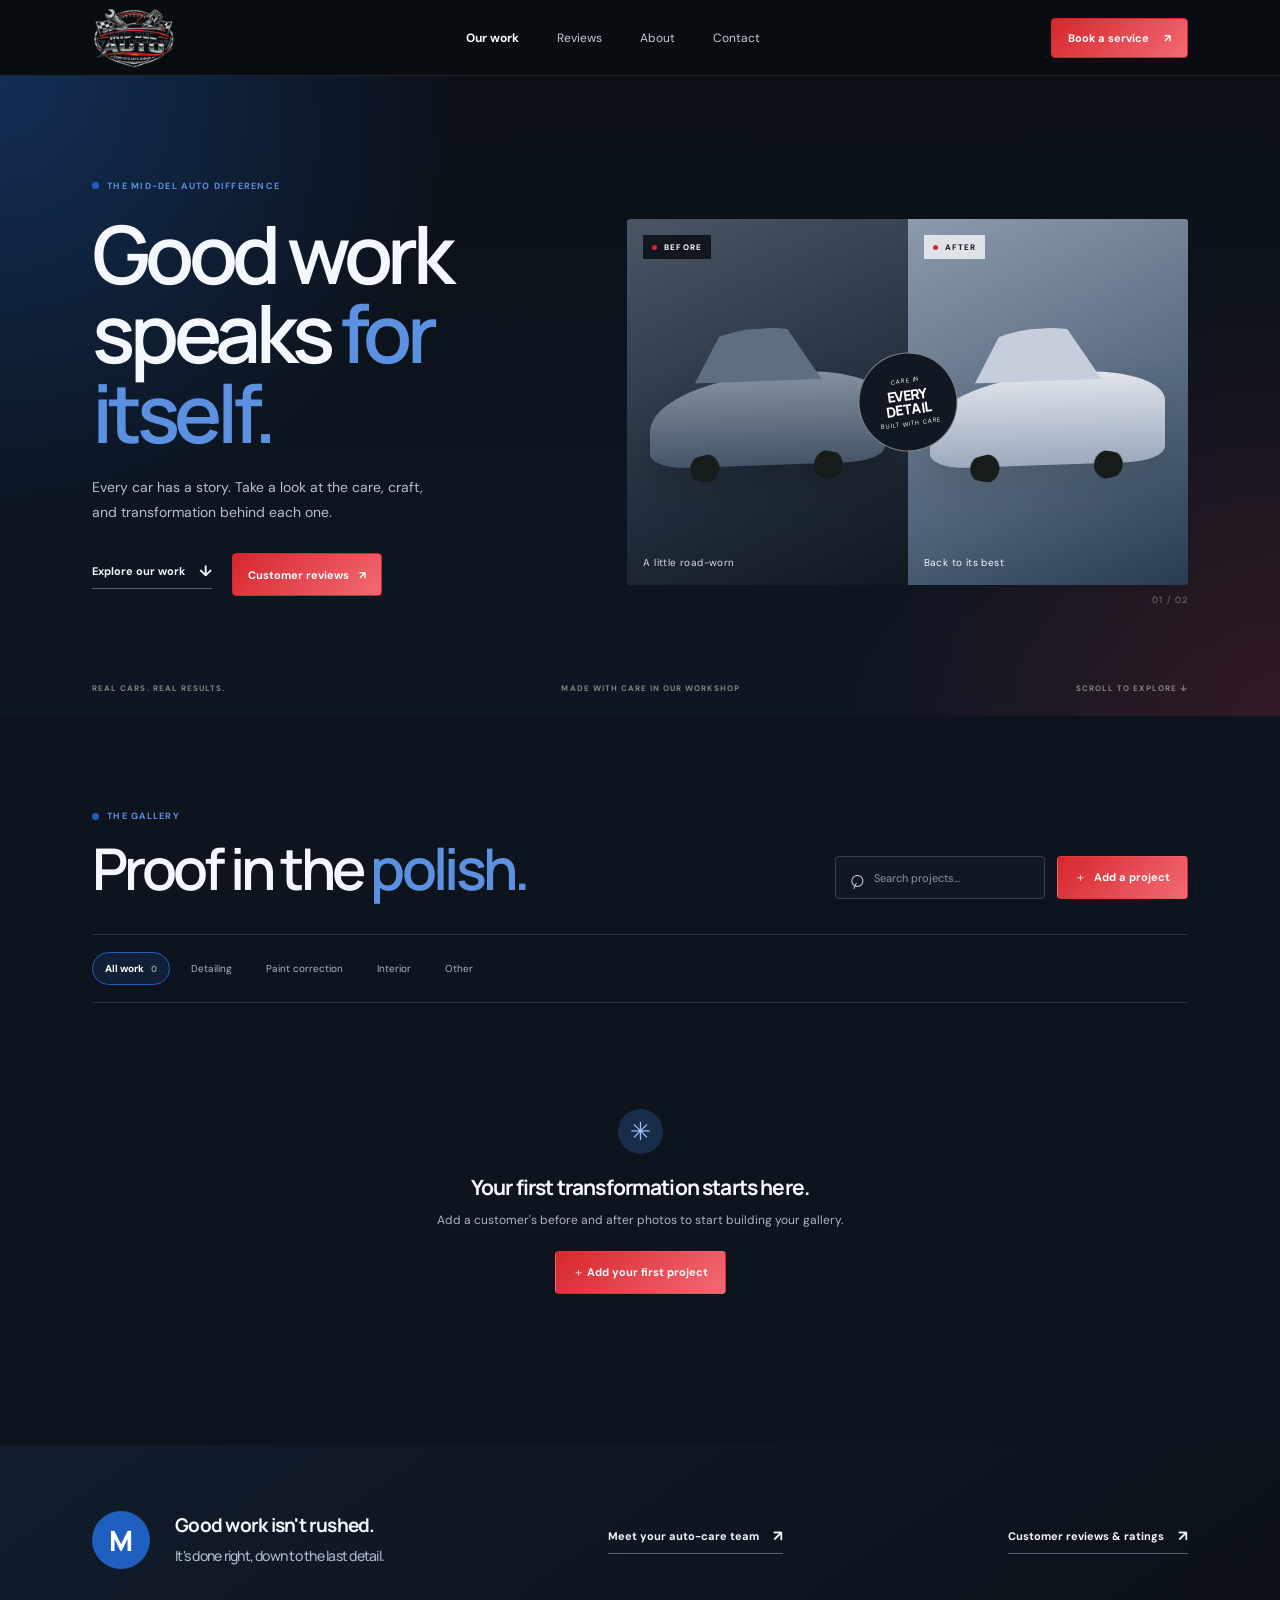
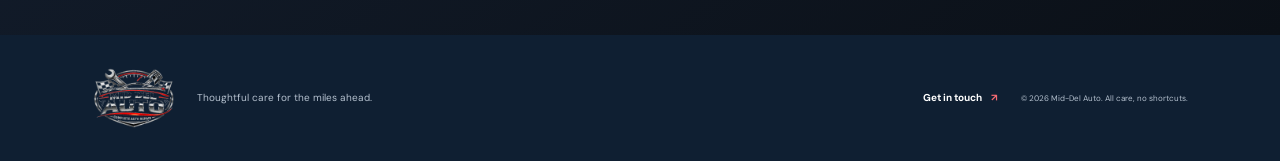
<file: index.html>
<!doctype html>
<html lang="en">
  <head>
    <meta charset="utf-8">
    <meta name="viewport" content="width=device-width, initial-scale=1">
    <meta name="theme-color" content="#f3f2ed">
    <meta name="description" content="A before-and-after project gallery for Mid-Del Auto.">
    <title>Our work — Mid-Del Auto</title>
    <link rel="preconnect" href="https://fonts.googleapis.com">
    <link rel="preconnect" href="https://fonts.gstatic.com" crossorigin>
    <link href="https://fonts.googleapis.com/css2?family=DM+Sans:wght@400;500;600;700&family=Manrope:wght@400;500;600;700;800&display=swap" rel="stylesheet">
    <link rel="stylesheet" href="styles.css">
    <script src="app.js" defer></script>
  </head>
  <body>
    <header class="site-header">
      <a class="wordmark" href="index.html" aria-label="Mid-Del Auto home">
        <img class="wordmark-logo" src="assets/mid-del-auto-logo.png" alt="Mid-Del Auto">
      </a>
      <nav class="header-nav" aria-label="Main navigation">
        <a href="index.html#gallery" class="nav-link active" aria-current="page">Our work</a>
        <a href="reviews.html" class="nav-link">Reviews</a>
        <a href="index.html#about" class="nav-link">About</a>
        <a href="index.html#contact" class="nav-link">Contact</a>
      </nav>
      <a class="header-cta" href="index.html#contact">Book a service <span aria-hidden="true">↗</span></a>
    </header>

    <main>
      <section class="hero" id="work">
        <div class="hero-copy">
          <p class="eyebrow"><span class="eyebrow-dot"></span> THE MID-DEL AUTO DIFFERENCE</p>
          <h1>Good work<br>speaks <span>for itself.</span></h1>
          <p class="hero-description">Every car has a story. Take a look at the care, craft, and transformation behind each one.</p>
          <div class="hero-actions">
            <a class="text-link" href="#gallery">Explore our work <span aria-hidden="true">↓</span></a>
            <a class="hero-review-link" href="reviews.html">Customer reviews <span aria-hidden="true">↗</span></a>
          </div>
        </div>
        <div class="hero-visual" aria-label="Before and after photo gallery preview">
          <div class="hero-photo hero-photo-before">
            <span class="photo-label"><span class="label-dot"></span> BEFORE</span>
            <div class="car-shape car-shape-before" aria-hidden="true"></div>
            <span class="hero-photo-note">A little road-worn</span>
          </div>
          <div class="hero-photo hero-photo-after">
            <span class="photo-label"><span class="label-dot"></span> AFTER</span>
            <div class="car-shape car-shape-after" aria-hidden="true"></div>
            <span class="hero-photo-note">Back to its best</span>
          </div>
          <div class="hero-stamp"><span>CARE IN</span><strong>EVERY<br>DETAIL</strong><span>BUILT WITH CARE</span></div>
          <span class="hero-index">01 / 02</span>
        </div>
        <div class="hero-footer">
          <span>REAL CARS. REAL RESULTS.</span>
          <span>MADE WITH CARE IN OUR WORKSHOP</span>
          <span>SCROLL TO EXPLORE <span aria-hidden="true">↓</span></span>
        </div>
      </section>

      <section class="gallery-section" id="gallery">
        <div class="section-heading">
          <div>
            <p class="eyebrow"><span class="eyebrow-dot"></span> THE GALLERY</p>
            <h2>Proof in the <span>polish.</span></h2>
          </div>
          <div class="gallery-actions">
            <label class="search-box">
              <span class="visually-hidden">Search projects</span>
              <span aria-hidden="true">⌕</span>
              <input id="search-input" type="search" placeholder="Search projects…" autocomplete="off">
            </label>
            <button class="button button-dark" id="add-project-button" type="button"><span aria-hidden="true">＋</span> Add a project</button>
          </div>
        </div>

        <div class="filter-row" aria-label="Filter projects by service">
          <button class="filter-chip selected" type="button" data-filter="All">All work <span id="all-count">0</span></button>
          <button class="filter-chip" type="button" data-filter="Detailing">Detailing</button>
          <button class="filter-chip" type="button" data-filter="Paint correction">Paint correction</button>
          <button class="filter-chip" type="button" data-filter="Interior">Interior</button>
          <button class="filter-chip" type="button" data-filter="Other">Other</button>
          <span class="results-label" id="results-label"></span>
        </div>

        <div class="project-grid" id="project-grid" aria-live="polite"></div>
        <div class="empty-state" id="empty-state" hidden>
          <span class="empty-icon" aria-hidden="true">✳</span>
          <h3>Your first transformation starts here.</h3>
          <p>Add a customer's before and after photos to start building your gallery.</p>
          <button class="button button-dark" id="empty-add-button" type="button">＋ Add your first project</button>
        </div>
        <div class="no-results" id="no-results" hidden>
          <p>No projects match that search. Try another name or service.</p>
        </div>
      </section>

      <section class="about-strip" id="about">
        <span class="about-mark" aria-hidden="true">M</span>
        <p>Good work isn't rushed.<br><span>It's done right, down to the last detail.</span></p>
        <a href="#contact" class="text-link">Meet your auto-care team <span aria-hidden="true">↗</span></a>
        <a href="reviews.html" class="text-link review-home-link">Customer reviews &amp; ratings <span aria-hidden="true">↗</span></a>
      </section>
    </main>

    <footer class="site-footer" id="contact">
      <a class="wordmark footer-wordmark" href="index.html" aria-label="Mid-Del Auto home">
        <img class="wordmark-logo" src="assets/mid-del-auto-logo.png" alt="Mid-Del Auto">
      </a>
      <p>Thoughtful care for the miles ahead.</p>
      <a class="footer-contact" href="mailto:hello@example.com">Get in touch <span aria-hidden="true">↗</span></a>
      <span class="footer-note">© <span id="current-year"></span> Mid-Del Auto. All care, no shortcuts.</span>
    </footer>

    <dialog class="project-dialog" id="project-dialog" aria-labelledby="dialog-title">
      <form id="project-form" novalidate>
        <div class="dialog-heading">
          <div>
            <p class="eyebrow"><span class="eyebrow-dot"></span> ADD TO YOUR GALLERY</p>
            <h2 id="dialog-title">Show off the <span>transformation.</span></h2>
          </div>
          <button class="close-button" id="close-dialog-button" type="button" aria-label="Close form">×</button>
        </div>
        <p class="dialog-intro">Add a customer and a matching pair of photos. Your projects stay in this browser on this device.</p>
        <div class="form-fields">
          <label class="field">
            <span>Customer name <span class="required">*</span></span>
            <input name="customer" type="text" maxlength="70" placeholder="e.g. Alex Morgan" required>
          </label>
          <label class="field">
            <span>Vehicle <span class="required">*</span></span>
            <input name="vehicle" type="text" maxlength="90" placeholder="e.g. 2021 Audi A4" required>
          </label>
          <label class="field">
            <span>Service <span class="required">*</span></span>
            <select name="service" required>
              <option value="" disabled selected>Select a service</option>
              <option>Detailing</option>
              <option>Paint correction</option>
              <option>Interior</option>
              <option>Other</option>
            </select>
          </label>
          <label class="field">
            <span>Date completed</span>
            <input name="date" type="date">
          </label>
          <label class="field field-wide">
            <span>What did you do? <span class="optional">OPTIONAL</span></span>
            <textarea name="notes" rows="2" maxlength="220" placeholder="A quick note about the work…"></textarea>
          </label>
        </div>
        <div class="photo-fields">
          <label class="upload-card">
            <span class="upload-title">Before <span class="required">*</span></span>
            <span class="upload-preview" id="before-preview"><span class="upload-plus">＋</span><span>Choose a photo</span></span>
            <input name="before" type="file" accept="image/*" required>
          </label>
          <label class="upload-card">
            <span class="upload-title">After <span class="required">*</span></span>
            <span class="upload-preview" id="after-preview"><span class="upload-plus">＋</span><span>Choose a photo</span></span>
            <input name="after" type="file" accept="image/*" required>
          </label>
        </div>
        <p class="form-message" id="form-message" role="alert"></p>
        <div class="dialog-actions">
          <span class="file-hint">Images up to 15 MB each</span>
          <button class="button button-quiet" id="cancel-button" type="button">Cancel</button>
          <button class="button button-dark" id="save-button" type="submit">Save project <span aria-hidden="true">↗</span></button>
        </div>
      </form>
    </dialog>
  </body>
</html>
</file>
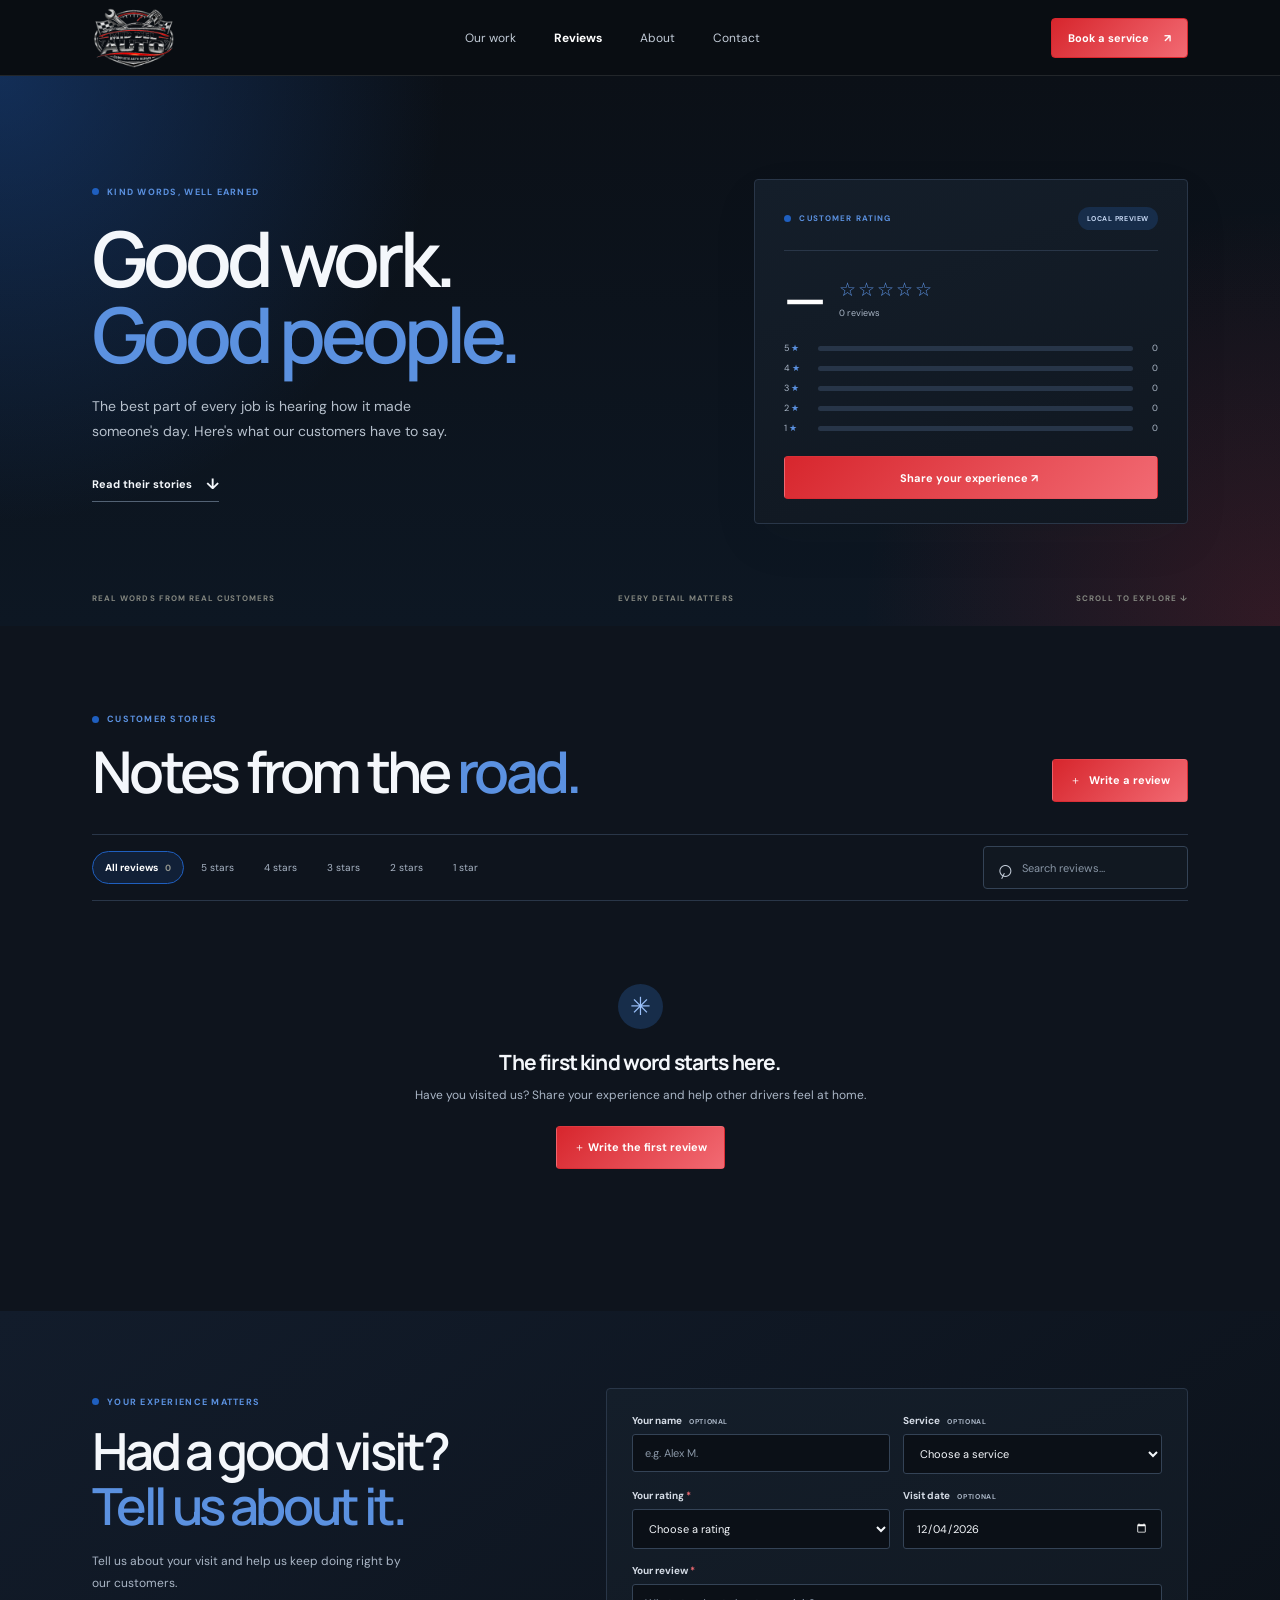
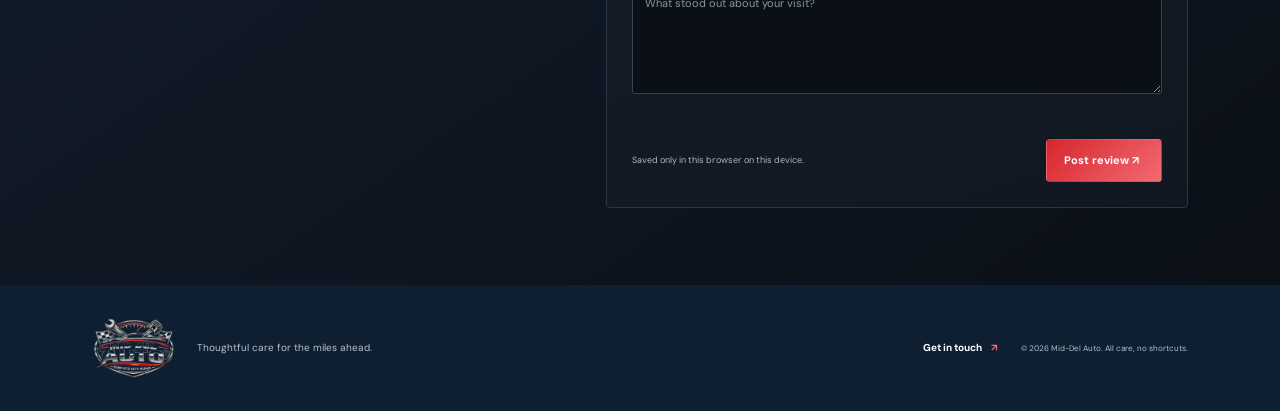
<file: reviews.html>
<!doctype html>
<html lang="en">
  <head>
    <meta charset="utf-8">
    <meta name="viewport" content="width=device-width, initial-scale=1">
    <meta name="theme-color" content="#f3f2ed">
    <meta name="description" content="Read customer reviews and ratings for Mid-Del Auto.">
    <title>Customer reviews — Mid-Del Auto</title>
    <link rel="preconnect" href="https://fonts.googleapis.com">
    <link rel="preconnect" href="https://fonts.gstatic.com" crossorigin>
    <link href="https://fonts.googleapis.com/css2?family=DM+Sans:wght@400;500;600;700&family=Manrope:wght@400;500;600;700;800&display=swap" rel="stylesheet">
    <link rel="stylesheet" href="styles.css">
    <script src="reviews.js" defer></script>
  </head>
  <body>
    <header class="site-header">
      <a class="wordmark" href="index.html" aria-label="Mid-Del Auto home">
        <img class="wordmark-logo" src="assets/mid-del-auto-logo.png" alt="Mid-Del Auto">
      </a>
      <nav class="header-nav" aria-label="Main navigation">
        <a href="index.html#gallery" class="nav-link">Our work</a>
        <a href="reviews.html" class="nav-link active" aria-current="page">Reviews</a>
        <a href="index.html#about" class="nav-link">About</a>
        <a href="index.html#contact" class="nav-link">Contact</a>
      </nav>
      <a class="header-cta" href="index.html#contact">Book a service <span aria-hidden="true">↗</span></a>
    </header>

    <main>
      <section class="reviews-hero">
        <div class="reviews-hero-copy">
          <p class="eyebrow"><span class="eyebrow-dot"></span> KIND WORDS, WELL EARNED</p>
          <h1>Good work.<br><span>Good people.</span></h1>
          <p class="hero-description">The best part of every job is hearing how it made someone's day. Here's what our customers have to say.</p>
          <a class="text-link" href="#customer-reviews">Read their stories <span aria-hidden="true">↓</span></a>
        </div>
        <aside class="rating-summary" aria-label="Customer rating summary">
          <div class="rating-summary-top">
            <span class="eyebrow"><span class="eyebrow-dot"></span> CUSTOMER RATING</span>
            <span class="rating-badge">LOCAL PREVIEW</span>
          </div>
          <div class="rating-score-row">
            <span class="rating-score" id="average-rating">—</span>
            <div>
              <div class="rating-stars" id="average-stars" aria-label="No ratings yet">☆☆☆☆☆</div>
              <p class="rating-total" id="rating-total">No reviews yet</p>
            </div>
          </div>
          <div class="rating-bars" id="rating-bars" aria-label="Rating breakdown"></div>
          <button class="button button-dark" id="summary-review-button" type="button">Share your experience <span aria-hidden="true">↗</span></button>
        </aside>
        <div class="hero-footer">
          <span>REAL WORDS FROM REAL CUSTOMERS</span>
          <span>EVERY DETAIL MATTERS</span>
          <span>SCROLL TO EXPLORE <span aria-hidden="true">↓</span></span>
        </div>
      </section>

      <section class="reviews-section" id="customer-reviews">
        <div class="section-heading">
          <div>
            <p class="eyebrow"><span class="eyebrow-dot"></span> CUSTOMER STORIES</p>
            <h2>Notes from the <span>road.</span></h2>
          </div>
          <button class="button button-dark" id="write-review-button" type="button"><span aria-hidden="true">＋</span> Write a review</button>
        </div>
        <div class="review-toolbar">
          <div class="review-filters" aria-label="Filter customer reviews">
            <button class="filter-chip selected" type="button" data-rating="All" aria-pressed="true">All reviews <span id="review-count">0</span></button>
            <button class="filter-chip" type="button" data-rating="5" aria-pressed="false">5 stars</button>
            <button class="filter-chip" type="button" data-rating="4" aria-pressed="false">4 stars</button>
            <button class="filter-chip" type="button" data-rating="3" aria-pressed="false">3 stars</button>
            <button class="filter-chip" type="button" data-rating="2" aria-pressed="false">2 stars</button>
            <button class="filter-chip" type="button" data-rating="1" aria-pressed="false">1 star</button>
          </div>
          <label class="search-box review-search">
            <span class="visually-hidden">Search reviews</span>
            <span aria-hidden="true">⌕</span>
            <input id="review-search" type="search" placeholder="Search reviews…" autocomplete="off">
          </label>
        </div>
        <div class="review-list" id="review-list" aria-live="polite"></div>
        <div class="empty-state review-empty" id="review-empty" hidden>
          <span class="empty-icon" aria-hidden="true">✳</span>
          <h3>The first kind word starts here.</h3>
          <p>Have you visited us? Share your experience and help other drivers feel at home.</p>
          <button class="button button-dark" id="empty-review-button" type="button">＋ Write the first review</button>
        </div>
        <div class="no-results" id="review-no-results" hidden>
          <p>No reviews match those filters. Try a different search or rating.</p>
        </div>
      </section>

      <section class="review-invite" id="review-form">
        <div class="invite-copy">
          <p class="eyebrow"><span class="eyebrow-dot"></span> YOUR EXPERIENCE MATTERS</p>
          <h2>Had a good visit?<br><span>Tell us about it.</span></h2>
          <p>Tell us about your visit and help us keep doing right by our customers.</p>
        </div>
        <form id="customer-review-form" class="customer-review-form">
          <label class="field">
            <span>Your name <span class="optional">OPTIONAL</span></span>
            <input name="name" type="text" maxlength="70" placeholder="e.g. Alex M.">
          </label>
          <label class="field">
            <span>Service <span class="optional">OPTIONAL</span></span>
            <select name="service">
              <option value="">Choose a service</option>
              <option>Detailing</option>
              <option>Paint correction</option>
              <option>Interior</option>
              <option>Other</option>
            </select>
          </label>
          <label class="field">
            <span>Your rating <span class="required">*</span></span>
            <select name="rating" required>
              <option value="" disabled selected>Choose a rating</option>
              <option value="5">★★★★★ — Excellent</option>
              <option value="4">★★★★☆ — Very good</option>
              <option value="3">★★★☆☆ — Good</option>
              <option value="2">★★☆☆☆ — Could be better</option>
              <option value="1">★☆☆☆☆ — Needs improvement</option>
            </select>
          </label>
          <label class="field">
            <span>Visit date <span class="optional">OPTIONAL</span></span>
            <input name="date" type="date">
          </label>
          <label class="field field-wide">
            <span>Your review <span class="required">*</span></span>
            <textarea name="text" rows="4" maxlength="1200" placeholder="What stood out about your visit?" required></textarea>
          </label>
          <p class="review-form-message" id="review-form-message" role="alert"></p>
          <div class="review-submit-row">
            <span class="local-note">Saved only in this browser on this device.</span>
            <button class="button button-dark" id="review-submit-button" type="submit">Post review <span aria-hidden="true">↗</span></button>
          </div>
        </form>
      </section>
    </main>

    <footer class="site-footer" id="contact">
      <a class="wordmark footer-wordmark" href="index.html" aria-label="Mid-Del Auto home">
        <img class="wordmark-logo" src="assets/mid-del-auto-logo.png" alt="Mid-Del Auto">
      </a>
      <p>Thoughtful care for the miles ahead.</p>
      <a class="footer-contact" href="mailto:hello@example.com">Get in touch <span aria-hidden="true">↗</span></a>
      <span class="footer-note">© <span id="current-year"></span> Mid-Del Auto. All care, no shortcuts.</span>
    </footer>
  </body>
</html>
</file>
<file: styles.css>
:root {
  font-family: "DM Sans", sans-serif;
  color: #f4f7fb;
  background: #0b1017;
  font-synthesis: none;
  text-rendering: optimizeLegibility;
  --ink: #f4f7fb;
  --muted: #aab6c6;
  --paper: #0b1017;
  --white: #111821;
  --green: #1f5fbf;
  --line: #293648;
  --display: "Manrope", sans-serif;
}

* { box-sizing: border-box; }
html { scroll-behavior: smooth; }
body { margin: 0; min-width: 320px; }
button, input, textarea, select { font: inherit; }
button, a { -webkit-tap-highlight-color: transparent; }
a { color: inherit; text-decoration: none; }
button { color: inherit; }
.visually-hidden { position: absolute; width: 1px; height: 1px; padding: 0; margin: -1px; overflow: hidden; clip: rect(0, 0, 0, 0); white-space: nowrap; border: 0; }

.site-header {
  height: 76px;
  display: flex;
  align-items: center;
  justify-content: space-between;
  padding: 0 7.2%;
  background: var(--paper);
  border-bottom: 1px solid rgba(23, 26, 24, .08);
}
.wordmark { display: inline-flex; align-items: center; gap: 10px; font: 800 14px var(--display); letter-spacing: .09em; }
.wordmark:focus-visible { outline: 2px solid #8bbd50; outline-offset: 5px; border-radius: 2px; }
.wordmark-icon { display: grid; place-items: center; width: 30px; height: 30px; border-radius: 50%; color: var(--ink); background: var(--green); font: 800 16px var(--display); letter-spacing: -.08em; }
.wordmark-name { display: inline-flex; gap: .32em; align-items: baseline; }
.wordmark-light { font-weight: 500; }
.header-nav { display: flex; align-items: center; gap: 38px; }
.nav-link { font-size: 12px; color: #696d68; transition: color .2s; }
.nav-link:hover, .nav-link.active { color: var(--ink); }
.nav-link.active { font-weight: 700; }
.header-cta { display: inline-flex; align-items: center; gap: 15px; padding: 12px 16px; border: 1px solid #c9cbc3; border-radius: 4px; font-size: 11px; font-weight: 700; transition: background .2s; }
.header-cta:hover { background: var(--green); border-color: var(--green); }

.hero { position: relative; min-height: 640px; padding: 80px 7.2% 68px; display: grid; grid-template-columns: .9fr 1.1fr; gap: 7%; align-items: center; overflow: hidden; }
.hero-copy { padding-bottom: 28px; }
.eyebrow { display: flex; align-items: center; gap: 8px; margin: 0 0 22px; color: #767a72; font-size: 9px; font-weight: 700; letter-spacing: .14em; }
.eyebrow-dot { width: 7px; height: 7px; border-radius: 50%; background: #8ac544; }
h1, h2, h3, p { margin-top: 0; }
h1, h2 { font-family: var(--display); letter-spacing: -.065em; }
h1 { margin-bottom: 22px; font-size: clamp(56px, 6.3vw, 92px); line-height: .99; font-weight: 600; }
h1 span, h2 span { color: #8bbd50; }
.hero-description { max-width: 355px; margin-bottom: 28px; color: #676b65; font-size: 14px; line-height: 1.8; }
.text-link { display: inline-flex; align-items: center; gap: 14px; padding-bottom: 7px; border-bottom: 1px solid #9ea096; font-size: 11px; font-weight: 700; }
.text-link span { font-size: 15px; }
.hero-visual { position: relative; min-height: 410px; display: grid; grid-template-columns: 1fr 1fr; align-items: stretch; padding: 22px 0; }
.hero-photo { position: relative; overflow: hidden; min-height: 350px; display: flex; flex-direction: column; justify-content: space-between; padding: 16px; }
.hero-photo-before { background: linear-gradient(155deg, #6c7770, #293631 64%, #202b27); border-radius: 3px 0 0 3px; }
.hero-photo-after { background: linear-gradient(155deg, #e4e6d9, #afbc9c 65%, #8c9d74); border-radius: 0 3px 3px 0; }
.photo-label { position: relative; z-index: 2; display: inline-flex; align-items: center; gap: 7px; width: fit-content; padding: 7px 9px; background: rgba(18, 22, 20, .76); color: white; font-size: 8px; font-weight: 700; letter-spacing: .13em; }
.hero-photo-after .photo-label { color: var(--ink); background: rgba(255, 255, 255, .74); }
.label-dot { width: 5px; height: 5px; border-radius: 50%; background: #b9ef70; }
.hero-photo-note { position: relative; z-index: 2; color: rgba(255,255,255,.85); font-size: 10px; letter-spacing: .04em; }
.hero-photo-after .hero-photo-note { color: #3f4b37; }
.car-shape { position: absolute; top: 42%; left: 8%; width: 84%; height: 25%; border-radius: 60% 34% 16% 16%; transform: skewY(-2deg); }
.car-shape::before { content: ""; position: absolute; left: 19%; top: -49%; width: 54%; height: 58%; border-radius: 70% 56% 0 0; clip-path: polygon(22% 0, 72% 0, 100% 100%, 0 100%); }
.car-shape::after { content: ""; position: absolute; left: 12%; right: 12%; bottom: -22%; height: 40%; border-radius: 50%; background: radial-gradient(circle at 15% 50%, #161c19 0 9%, transparent 10%), radial-gradient(circle at 84% 50%, #161c19 0 9%, transparent 10%); }
.car-shape-before { background: linear-gradient(180deg, #8b938b, #4a5650); box-shadow: 0 18px 38px rgba(0,0,0,.18); }
.car-shape-before::before { background: #626e66; }
.car-shape-after { background: linear-gradient(180deg, #f1f1e9, #a9b49b); box-shadow: 0 18px 38px rgba(42,55,36,.2); }
.car-shape-after::before { background: #e4e8dc; }
.hero-stamp { position: absolute; z-index: 3; left: 50%; top: 50%; transform: translate(-50%, -50%) rotate(-8deg); width: 99px; height: 99px; display: flex; flex-direction: column; align-items: center; justify-content: center; gap: 4px; border: 1px solid rgba(255,255,255,.62); border-radius: 50%; color: #fff; background: #202823; text-align: center; }
.hero-stamp span { font-size: 6px; letter-spacing: .15em; }
.hero-stamp strong { font: 800 14px/.98 var(--display); letter-spacing: -.04em; }
.hero-index { position: absolute; bottom: 1px; right: 0; font-size: 9px; color: #74776f; letter-spacing: .12em; }
.hero-footer { position: absolute; bottom: 23px; left: 7.2%; right: 7.2%; display: flex; justify-content: space-between; color: #83867f; font-size: 8px; font-weight: 700; letter-spacing: .13em; }

.gallery-section { padding: 94px 7.2% 106px; background: #fffefa; }
.section-heading { display: flex; justify-content: space-between; align-items: end; gap: 30px; }
.section-heading .eyebrow { margin-bottom: 15px; }
h2 { margin-bottom: 0; font-size: clamp(40px, 4.5vw, 59px); line-height: 1.08; font-weight: 600; }
.gallery-actions { display: flex; align-items: center; gap: 12px; }
.search-box { width: 210px; height: 43px; display: flex; align-items: center; gap: 8px; padding: 0 12px; border: 1px solid var(--line); border-radius: 4px; color: #777b73; }
.search-box > span { font: 26px/1 Arial, sans-serif; transform: rotate(-20deg); }
.search-box input { width: 100%; border: 0; outline: 0; background: transparent; font-size: 11px; color: var(--ink); }
.search-box input::placeholder { color: #999c94; }
.button { min-height: 43px; padding: 0 17px; border: 1px solid transparent; border-radius: 4px; font-size: 11px; font-weight: 700; cursor: pointer; transition: transform .18s, background .18s, border-color .18s; }
.button:hover { transform: translateY(-1px); }
.button-dark { color: white; background: var(--ink); }
.button-dark:hover { color: var(--ink); background: var(--green); }
.button-dark > span { margin-right: 5px; }
.button-quiet { border-color: var(--line); background: transparent; }
.button-quiet:hover { background: #eeeee8; }
.filter-row { min-height: 69px; margin-top: 35px; display: flex; align-items: center; gap: 8px; border-top: 1px solid var(--line); border-bottom: 1px solid var(--line); }
.filter-chip { padding: 9px 12px; border: 1px solid transparent; border-radius: 30px; background: transparent; color: #777a73; font-size: 10px; cursor: pointer; }
.filter-chip:hover { color: var(--ink); border-color: var(--line); }
.filter-chip.selected { color: var(--ink); border-color: var(--ink); font-weight: 700; }
.filter-chip span { margin-left: 5px; color: #92958e; font-size: 9px; }
.results-label { margin-left: auto; color: #868981; font-size: 10px; }
.project-grid { display: grid; grid-template-columns: repeat(3, minmax(0, 1fr)); gap: 34px 21px; padding-top: 30px; }
.project-card { min-width: 0; }
.comparison { position: relative; display: grid; grid-template-columns: 1fr 1fr; height: 255px; overflow: hidden; background: #e8e9e2; }
.comparison img { width: 100%; height: 100%; object-fit: cover; min-width: 0; }
.comparison img + img { border-left: 2px solid white; }
.comparison-label { position: absolute; top: 12px; left: 12px; z-index: 1; padding: 6px 8px; color: white; background: rgba(23,26,24,.78); font-size: 8px; font-weight: 700; letter-spacing: .1em; }
.comparison-label.after { left: auto; right: 12px; color: var(--ink); background: rgba(255,255,255,.85); }
.project-info { display: flex; justify-content: space-between; align-items: start; gap: 10px; padding-top: 15px; }
.project-info h3 { margin: 0 0 5px; font: 700 15px var(--display); letter-spacing: -.025em; }
.project-vehicle { margin: 0; color: #777a73; font-size: 10px; }
.project-service { display: inline-flex; margin-top: 11px; padding: 5px 8px; border: 1px solid #e2e3db; border-radius: 20px; color: #666a62; font-size: 8px; }
.project-date { padding-top: 2px; white-space: nowrap; color: #90938c; font-size: 9px; }
.delete-button { margin-top: 10px; padding: 5px 0; border: 0; background: none; color: #8b8e86; font-size: 9px; text-decoration: underline; cursor: pointer; }
.delete-button:hover { color: #9b382c; }
.empty-state { padding: 76px 20px 45px; text-align: center; }
.empty-icon { display: grid; place-items: center; width: 45px; height: 45px; margin: 0 auto 19px; border-radius: 50%; background: #eaf6d9; color: #608e2c; font-size: 25px; }
.empty-state h3 { margin-bottom: 9px; font: 700 21px var(--display); letter-spacing: -.04em; }
.empty-state p, .no-results p { margin: 0 auto 20px; color: #777a73; font-size: 12px; line-height: 1.7; }
.no-results { padding: 42px 10px; text-align: center; }
.no-results p { margin: 0; }
.storage-error { padding: 22px 0; color: #9b382c; font-size: 12px; line-height: 1.6; }

.about-strip { min-height: 190px; padding: 38px 7.2%; display: flex; align-items: center; gap: 25px; background: #e9eee1; }
.about-mark { width: 58px; height: 58px; display: grid; place-items: center; border-radius: 50%; color: var(--ink); background: var(--green); font: 800 28px var(--display); }
.about-strip p { margin: 0; font: 700 19px/1.5 var(--display); letter-spacing: -.04em; }
.about-strip p span { color: #70766a; font-size: 14px; font-weight: 500; }
.about-strip .text-link { margin-left: auto; }
.site-footer { min-height: 126px; padding: 30px 7.2%; display: flex; align-items: center; gap: 23px; background: var(--ink); color: white; }
.site-footer > p { margin: 0; color: #b4b8af; font-size: 10px; }
.footer-contact { margin-left: auto; font-size: 10px; font-weight: 700; }
.footer-contact span { margin-left: 7px; color: var(--green); }
.footer-note { color: #898e85; font-size: 8px; }

.project-dialog { width: min(650px, calc(100% - 28px)); max-height: min(90vh, 820px); padding: 31px; overflow-y: auto; border: 1px solid #e2e3db; border-radius: 8px; background: var(--white); color: var(--ink); box-shadow: 0 22px 90px rgba(18, 23, 18, .25); }
.project-dialog::backdrop { background: rgba(20, 24, 21, .6); backdrop-filter: blur(3px); }
.dialog-heading { display: flex; justify-content: space-between; gap: 20px; align-items: start; }
.dialog-heading .eyebrow { margin-bottom: 13px; }
.dialog-heading h2 { max-width: 490px; font-size: clamp(30px, 5vw, 42px); }
.close-button { width: 32px; height: 32px; flex: 0 0 auto; border: 1px solid var(--line); border-radius: 50%; background: transparent; font-size: 21px; line-height: 1; cursor: pointer; }
.dialog-intro { margin: 15px 0 23px; color: #74776f; font-size: 11px; line-height: 1.6; }
.form-fields { display: grid; grid-template-columns: 1fr 1fr; gap: 15px 13px; }
.field { display: flex; flex-direction: column; gap: 7px; color: #454943; font-size: 10px; font-weight: 700; }
.field-wide { grid-column: 1 / -1; }
.required { color: #c25c45; }
.optional { margin-left: 5px; color: #92958e; font-size: 7px; letter-spacing: .09em; }
.field input, .field select, .field textarea { width: 100%; padding: 11px 12px; border: 1px solid #dedfd8; border-radius: 3px; outline: 0; background: #fff; color: var(--ink); font-size: 11px; font-weight: 400; }
.field input:focus, .field select:focus, .field textarea:focus { border-color: #7ea64a; box-shadow: 0 0 0 2px rgba(185,239,112,.22); }
.field textarea { resize: vertical; }
.photo-fields { display: grid; grid-template-columns: 1fr 1fr; gap: 12px; margin-top: 18px; }
.upload-card { display: flex; flex-direction: column; gap: 7px; cursor: pointer; }
.upload-title { color: #454943; font-size: 10px; font-weight: 700; }
.upload-preview { height: 125px; display: flex; flex-direction: column; align-items: center; justify-content: center; gap: 5px; overflow: hidden; border: 1px dashed #c9ccc1; border-radius: 4px; background: #f7f7f2; color: #777a73; font-size: 9px; }
.upload-preview img { width: 100%; height: 100%; object-fit: cover; }
.upload-plus { color: #7da947; font-size: 22px; }
.upload-card input { position: absolute; width: 1px; height: 1px; overflow: hidden; clip: rect(0, 0, 0, 0); }
.upload-card:focus-within .upload-preview { outline: 2px solid #8bbd50; outline-offset: 2px; }
.form-message { min-height: 16px; margin: 10px 0 0; color: #a23c2e; font-size: 10px; }
.dialog-actions { display: flex; align-items: center; justify-content: flex-end; gap: 9px; margin-top: 3px; padding-top: 14px; border-top: 1px solid var(--line); }
.file-hint { margin-right: auto; color: #898c84; font-size: 9px; }

.reviews-hero { position: relative; min-height: 550px; padding: 78px 7.2% 77px; display: grid; grid-template-columns: 1fr .8fr; align-items: center; gap: 11%; overflow: hidden; background: var(--paper); }
.reviews-hero-copy { padding-bottom: 15px; }
.reviews-hero-copy h1 { font-size: clamp(55px, 6vw, 82px); }
.rating-summary { padding: 27px 29px 24px; border: 1px solid #e1e2da; border-radius: 4px; background: var(--white); box-shadow: 0 18px 50px rgba(28, 33, 27, .06); }
.rating-summary-top { display: flex; justify-content: space-between; align-items: center; gap: 12px; padding-bottom: 20px; border-bottom: 1px solid var(--line); }
.rating-summary-top .eyebrow { margin: 0; font-size: 8px; }
.rating-badge { padding: 7px 9px; border-radius: 20px; color: #4a5c38; background: #edf5e1; font-size: 7px; font-weight: 700; letter-spacing: .08em; }
.rating-score-row { display: flex; align-items: center; gap: 17px; padding: 22px 0 18px; }
.rating-score { font: 600 54px/.95 var(--display); letter-spacing: -.08em; }
.rating-stars { color: #8bbd50; font-size: 19px; letter-spacing: .1em; }
.rating-total { margin: 5px 0 0; color: #81847d; font-size: 9px; }
.rating-bars { display: grid; gap: 8px; padding-bottom: 22px; }
.rating-bar-row { display: grid; grid-template-columns: 26px 1fr 17px; align-items: center; gap: 8px; color: #777a73; font-size: 9px; }
.rating-bar-row > span:first-child span { color: #8bbd50; }
.rating-bar-row > span:last-child { text-align: right; }
.rating-bar-track { height: 5px; overflow: hidden; border-radius: 5px; background: #e9eae3; }
.rating-bar-fill { display: block; height: 100%; border-radius: inherit; background: #a5d564; }
.rating-summary > .button { width: 100%; }
.reviews-section { padding: 87px 7.2% 97px; background: var(--white); }
.reviews-section .section-heading { align-items: end; }
.reviews-section .section-heading .button { flex: 0 0 auto; }
.review-toolbar { min-height: 67px; margin-top: 32px; display: flex; justify-content: space-between; align-items: center; gap: 15px; border-top: 1px solid var(--line); border-bottom: 1px solid var(--line); }
.review-filters { display: flex; align-items: center; gap: 4px; overflow-x: auto; }
.review-filters .filter-chip { white-space: nowrap; }
.review-search { width: 205px; flex: 0 0 auto; }
.review-list { display: grid; grid-template-columns: repeat(2, minmax(0, 1fr)); gap: 17px; padding-top: 27px; }
.review-card { padding: 22px 22px 18px; border: 1px solid #e5e6df; border-radius: 4px; background: #fff; }
.review-card-top { display: flex; align-items: center; justify-content: space-between; gap: 12px; }
.review-card-stars { color: #82b540; font-size: 14px; letter-spacing: .08em; }
.review-card-top time { color: #92958e; font-size: 9px; }
.review-card blockquote { min-height: 73px; margin: 18px 0 21px; color: #3f433d; font: 500 13px/1.75 var(--display); letter-spacing: -.015em; white-space: pre-wrap; overflow-wrap: anywhere; }
.review-card-footer { display: flex; align-items: center; gap: 9px; padding-top: 14px; border-top: 1px solid #ededeb; }
.review-avatar { width: 30px; height: 30px; flex: 0 0 auto; display: grid; place-items: center; border-radius: 50%; background: var(--green); font: 700 11px var(--display); }
.review-author { color: #3a3d37; font-size: 10px; font-weight: 700; }
.review-card-footer .project-service { margin: 0 0 0 auto; white-space: nowrap; }
.review-empty { padding-top: 56px; }
.review-invite { padding: 77px 7.2%; display: grid; grid-template-columns: .82fr 1.18fr; align-items: start; gap: 10%; background: #e9eee1; }
.invite-copy { position: sticky; top: 30px; padding-top: 8px; }
.invite-copy .eyebrow { margin-bottom: 15px; }
.invite-copy h2 { font-size: clamp(38px, 4vw, 54px); }
.invite-copy > p:last-child { max-width: 330px; margin: 18px 0 0; color: #6f7469; font-size: 12px; line-height: 1.8; }
.customer-review-form { display: grid; grid-template-columns: 1fr 1fr; gap: 15px 13px; padding: 25px; border: 1px solid rgba(23, 26, 24, .1); border-radius: 4px; background: var(--white); }
.customer-review-form .field-wide { grid-column: 1 / -1; }
.customer-review-form .field textarea { min-height: 110px; }
.review-form-message { grid-column: 1 / -1; min-height: 16px; margin: -6px 0 0; color: #a23c2e; font-size: 10px; }
.review-submit-row { grid-column: 1 / -1; display: flex; align-items: center; justify-content: space-between; gap: 12px; padding-top: 5px; }
.local-note { color: #898c84; font-size: 9px; }

@media (max-width: 850px) {
  .site-header { padding-inline: 5%; }
  .hero { padding-inline: 5%; gap: 4%; grid-template-columns: .88fr 1.12fr; }
  .hero-footer { left: 5%; right: 5%; }
  .gallery-section { padding-inline: 5%; }
  .project-grid { grid-template-columns: repeat(2, minmax(0, 1fr)); }
  .about-strip, .site-footer { padding-inline: 5%; }
  .header-nav { gap: 19px; }
  .reviews-hero, .reviews-section, .review-invite { padding-inline: 5%; }
  .reviews-hero { gap: 5%; }
  .rating-summary { padding: 21px; }
  .review-toolbar { align-items: start; flex-direction: column; padding-block: 10px; }
  .review-search { width: 100%; }
  .invite-copy h2 { font-size: 43px; }
}
@media (max-width: 620px) {
  .site-header { height: 64px; }
  .site-header { height: auto; min-height: 64px; flex-wrap: wrap; row-gap: 11px; padding-block: 12px; }
  .header-nav { order: 3; display: flex; flex-basis: 100%; justify-content: space-between; gap: 8px; padding: 3px 0 1px; }
  .header-nav .nav-link { font-size: 10px; }
  .header-cta { margin-left: auto; }
  .header-cta { padding: 10px 12px; font-size: 10px; }
  .hero { min-height: auto; padding-top: 67px; padding-bottom: 70px; display: flex; flex-direction: column; align-items: stretch; gap: 34px; }
  .hero-copy { padding: 0; }
  h1 { font-size: clamp(58px, 16vw, 83px); }
  .hero-visual { min-height: 290px; }
  .hero-photo { min-height: 258px; }
  .hero-stamp { width: 82px; height: 82px; }
  .hero-stamp strong { font-size: 12px; }
  .hero-footer { bottom: 18px; font-size: 7px; }
  .hero-footer span:nth-child(2) { display: none; }
  .gallery-section { padding: 65px 5% 75px; }
  .section-heading { align-items: start; flex-direction: column; }
  .gallery-actions { width: 100%; }
  .search-box { flex: 1; min-width: 0; }
  .gallery-actions .button { white-space: nowrap; padding-inline: 12px; }
  .filter-row { flex-wrap: wrap; gap: 2px; padding: 11px 0; margin-top: 24px; }
  .filter-chip { padding: 8px 9px; }
  .results-label { flex-basis: 100%; margin: 3px 0 0 9px; }
  .project-grid { grid-template-columns: 1fr; gap: 25px; }
  .comparison { height: min(65vw, 320px); }
  .about-strip { padding-block: 28px; gap: 14px; }
  .about-mark { width: 44px; height: 44px; flex: 0 0 auto; font-size: 22px; }
  .about-strip p { font-size: 14px; }
  .about-strip p span { font-size: 11px; }
  .about-strip .text-link { display: none; }
  .about-strip .review-home-link { display: inline-flex; flex-basis: 100%; width: fit-content; margin-left: 58px; }
  .site-footer { min-height: 160px; padding-block: 25px; display: grid; grid-template-columns: 1fr auto; gap: 12px; }
  .site-footer > p { grid-column: 1; grid-row: 2; }
  .footer-contact { grid-column: 2; grid-row: 1; }
  .footer-note { grid-column: 1 / -1; grid-row: 3; }
  .project-dialog { padding: 22px 17px; }
  .form-fields { gap: 13px 9px; }
  .upload-preview { height: 105px; }
  .reviews-hero { min-height: auto; padding: 61px 5% 67px; display: flex; flex-direction: column; align-items: stretch; gap: 31px; }
  .reviews-hero-copy h1 { font-size: clamp(56px, 15vw, 77px); }
  .rating-summary { padding: 20px; }
  .rating-summary-top { align-items: start; }
  .rating-badge { font-size: 6px; }
  .reviews-section { padding: 63px 5% 72px; }
  .reviews-section .section-heading { gap: 20px; }
  .review-list { grid-template-columns: 1fr; gap: 12px; padding-top: 20px; }
  .review-card { padding: 18px; }
  .review-card blockquote { min-height: 0; margin-block: 14px 18px; }
  .review-filters { width: 100%; }
  .review-search { max-width: none; }
  .review-invite { padding: 58px 5% 66px; grid-template-columns: 1fr; gap: 25px; }
  .invite-copy { position: static; }
  .invite-copy h2 { font-size: 41px; }
  .customer-review-form { padding: 18px 14px; gap: 13px 9px; }
  .review-submit-row { align-items: start; flex-direction: column; }
  .review-submit-row .button { width: 100%; }
}
@media (prefers-reduced-motion: reduce) {
  *, *::before, *::after { scroll-behavior: auto !important; transition-duration: .01ms !important; }
}

.site-header {
  background: rgba(10, 13, 18, .96);
  border-bottom-color: rgba(255, 255, 255, .1);
}
.wordmark-logo { width: 82px; height: 60px; object-fit: contain; }
.wordmark:focus-visible { outline-color: #d7262d; }
.nav-link { color: #c2cbd7; }
.nav-link:hover, .nav-link.active { color: #fff; }
.header-cta {
  border-color: #d7262d;
  color: #fff;
  background: linear-gradient(135deg, #d7262d, #f26a73);
}
.header-cta:hover { border-color: #f26a73; background: #c9212b; }

.hero, .reviews-hero {
  color: #f4f7fb;
  background:
    radial-gradient(circle at 0% 0%, rgba(31, 95, 191, .38), transparent 32%),
    radial-gradient(circle at 100% 100%, rgba(215, 38, 45, .18), transparent 30%),
    linear-gradient(180deg, #0b1017, #0d1723);
}
.hero .eyebrow, .reviews-hero .eyebrow { color: #5b91e0; }
.eyebrow-dot { background: #1f5fbf; }
h1 span, h2 span { color: #5b91e0; }
.hero-description { color: #b6c0cc; }
.hero-actions { display: flex; align-items: center; flex-wrap: wrap; gap: 20px; }
.hero-review-link { display: inline-flex; align-items: center; gap: 10px; min-height: 43px; padding: 0 15px; border: 1px solid #d7262d; border-radius: 4px; color: #fff; background: linear-gradient(135deg, #d7262d, #f26a73); font-size: 11px; font-weight: 700; transition: background .2s, transform .18s; }
.hero-review-link:hover { transform: translateY(-1px); background: #c9212b; }
.hero-review-link:focus-visible { outline: 2px solid #f26a73; outline-offset: 3px; }
.text-link { border-bottom-color: #536274; }
.hero-photo-before { background: linear-gradient(155deg, #4b5664, #202c39 64%, #111821); }
.hero-photo-after { background: linear-gradient(155deg, #8b9bad, #50627a 65%, #293b53); }
.car-shape-before { background: linear-gradient(180deg, #8491a0, #465567); }
.car-shape-before::before { background: #5f6f82; }
.car-shape-after { background: linear-gradient(180deg, #e1e5eb, #9caabd); }
.car-shape-after::before { background: #c5ceda; }
.hero-stamp { border-color: rgba(255, 255, 255, .45); background: #111821; }

.gallery-section, .reviews-section {
  color: #f4f7fb;
  background: #0e141d;
}
.section-heading .eyebrow { color: #5b91e0; }
.search-box {
  border-color: #344356;
  color: #c2cbd7;
  background: #111821;
}
.search-box input { color: #f4f7fb; }
.search-box input::placeholder { color: #8996a6; }
.button-dark {
  color: #fff;
  background: linear-gradient(135deg, #d7262d, #f26a73);
}
.button-dark:hover { color: #fff; background: #c9212b; }
.filter-row, .review-toolbar { border-color: #293648; }
.filter-chip { color: #aab6c6; }
.filter-chip:hover { color: #fff; border-color: #52647c; }
.filter-chip.selected { color: #fff; border-color: #1f5fbf; background: rgba(31, 95, 191, .16); }
.results-label { color: #aab6c6; }
.comparison { background: #172334; }
.project-info h3 { color: #f4f7fb; }
.project-vehicle, .project-date { color: #aab6c6; }
.project-service {
  border-color: #35455a;
  color: #b8c6d9;
  background: rgba(31, 95, 191, .15);
}
.delete-button { color: #aab6c6; }
.delete-button:hover { color: #f26a73; }
.empty-icon { color: #9ac0fa; background: #172d4a; }
.empty-state p, .no-results p { color: #aab6c6; }
.empty-state h3 { color: #f4f7fb; }

.about-strip, .review-invite {
  color: #f4f7fb;
  background: linear-gradient(145deg, #121c2b, #0b1017);
}
.about-mark { color: #fff; background: #1f5fbf; }
.about-strip p span, .invite-copy > p:last-child { color: #aab6c6; }
.review-invite .eyebrow, .invite-copy .eyebrow { color: #5b91e0; }
.rating-summary, .customer-review-form {
  border-color: #293648;
  background: linear-gradient(160deg, #141e2a, #101720);
}
.rating-summary-top, .review-card-footer { border-color: #293648; }
.rating-summary-top .eyebrow { color: #5b91e0; }
.rating-badge { color: #c5d7f3; background: #172d4a; }
.rating-score { color: #fff; }
.rating-stars, .rating-bar-row > span:first-child span,
.review-card-stars { color: #5b91e0; }
.rating-total, .rating-bar-row, .rating-bar-row > span:last-child { color: #aab6c6; }
.rating-bar-track { background: #273548; }
.rating-bar-fill { background: #1f5fbf; }
.review-card { border-color: #293648; background: #111821; }
.review-card blockquote, .review-author { color: #e0e6ef; }
.review-card-top time { color: #aab6c6; }
.review-avatar { color: #fff; background: #1f5fbf; }
.customer-review-form .field, .field { color: #d5dce6; }
.field input, .field select, .field textarea {
  border-color: #344356;
  color: #f4f7fb;
  background: #0b1017;
  color-scheme: dark;
}
.field input::placeholder, .field textarea::placeholder { color: #8996a6; }
.optional, .local-note, .file-hint { color: #aab6c6; }
.required, .review-form-message, .form-message { color: #f26a73; }
.button-quiet { border-color: #445266; color: #f4f7fb; background: #17212d; }
.button-quiet:hover { background: #263449; }

.site-footer { background: #0f1f32; }
.footer-wordmark { color: #f4f7fb; }
.footer-contact span { color: #f26a73; }
.footer-note, .site-footer > p { color: #b4c0ce; }
.photo-label { background: rgba(7, 11, 16, .82); }
.hero-photo-after .photo-label { color: #111821; }
.hero-photo-after .hero-photo-note { color: #f4f7fb; }
.label-dot { background: #d7262d; }
.upload-title { color: #d5dce6; }
.upload-preview { border-color: #445266; color: #b6c0cc; background: #121c28; }
.upload-plus { color: #5b91e0; }
.upload-card:focus-within .upload-preview { outline-color: #5b91e0; }
.form-fields .field input:focus, .form-fields .field select:focus,
.form-fields .field textarea:focus, .customer-review-form .field input:focus,
.customer-review-form .field select:focus, .customer-review-form .field textarea:focus {
  border-color: #5b91e0;
  box-shadow: 0 0 0 2px rgba(31, 95, 191, .24);
}

@media (max-width: 620px) {
  .site-header { min-height: 76px; }
  .wordmark-logo { width: 72px; height: 53px; }
}
</file>
